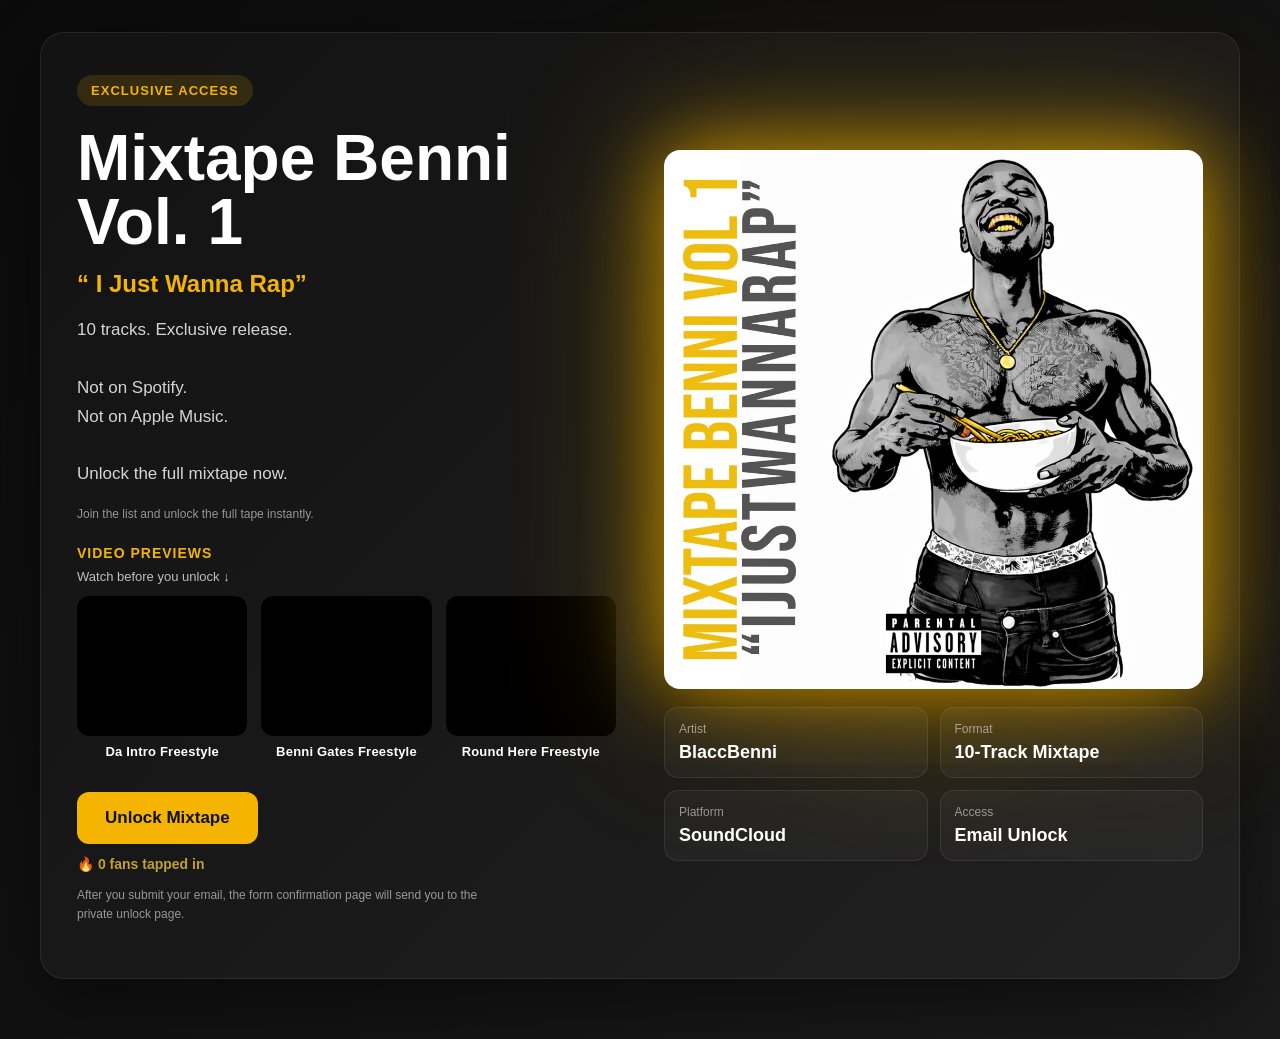
<file: index.html>
<!DOCTYPE html>
<html lang="en">
<head>
  <meta charset="UTF-8" />
  <meta name="viewport" content="width=device-width, initial-scale=1.0" />

  <title>Mixtape Benni Vol. 1 | BlaccBenni</title>
  <meta name="google-site-verification" content="B95bLo6EVF4i8Q6SyfhEWKratUEYoDm7GEJT45evlRQ" />
  <meta
    name="description"
    content="Unlock Mixtape Benni Vol. 1 by BlaccBenni. 10 tracks. Exclusive release. Not on Spotify. Not on Apple Music."
  />
  <meta
    name="keywords"
    content="BlaccBenni, Mixtape Benni Vol. 1, I Just Wanna Rap, mixtape, SoundCloud, exclusive mixtape, hip hop, rap"
  />
  <meta name="author" content="BlaccBenni" />
  <meta name="robots" content="index, follow" />
  <meta name="theme-color" content="#0b0b0b" />

  <link rel="canonical" href="https://mixtapebenni.com/" />
  <link rel="stylesheet" href="style.css" />

  <!-- Open Graph -->
  <meta property="og:type" content="website" />
  <meta property="og:title" content="Mixtape Benni Vol. 1 | BlaccBenni" />
  <meta
    property="og:description"
    content="Unlock Mixtape Benni Vol. 1 by BlaccBenni. 10 tracks. Exclusive release. Not on Spotify. Not on Apple Music."
  />
  <meta property="og:url" content="https://mixtapebenni.com/" />
  <meta property="og:site_name" content="Mixtape Benni Vol. 1" />
  <meta property="og:image" content="https://mixtapebenni.com/MixtapeBenni-artwork.jpeg" />
  <meta property="og:image:alt" content="Mixtape Benni Vol. 1 cover art by BlaccBenni" />

  <!-- Twitter / X -->
  <meta name="twitter:card" content="summary_large_image" />
  <meta name="twitter:title" content="Mixtape Benni Vol. 1 | BlaccBenni" />
  <meta
    name="twitter:description"
    content="Unlock Mixtape Benni Vol. 1 by BlaccBenni. 10 tracks. Exclusive release. Not on Spotify. Not on Apple Music."
  />
  <meta name="twitter:image" content="https://mixtapebenni.com/MixtapeBenni-artwork.jpeg" />

  <!-- Google Analytics -->
  <script async src="https://www.googletagmanager.com/gtag/js?id=G-GKVSJNY309"></script>
  <script>
    window.dataLayer = window.dataLayer || [];
    function gtag(){dataLayer.push(arguments);}
    gtag('js', new Date());
    gtag('config', 'G-GKVSJNY309');
  </script>

  <!-- Structured Data -->
  <script type="application/ld+json">
  {
    "@context": "https://schema.org",
    "@type": "MusicAlbum",
    "name": "Mixtape Benni Vol. 1",
    "alternateName": " I Just Wanna Rap",
    "byArtist": {
      "@type": "MusicGroup",
      "name": "BlaccBenni"
    },
    "image": "https://mixtapebenni.com/MixtapeBenni-artwork.jpeg",
    "url": "https://mixtapebenni.com/",
    "description": "Exclusive 10-track mixtape by BlaccBenni. Not on Spotify or Apple Music.",
    "genre": ["Hip Hop", "Rap"]
  }
  </script>
</head>
<body>
  <div class="page">
    <div class="card hero">
      <div class="hero-left">
        <span class="badge">Exclusive Access</span>

        <h1>Mixtape Benni Vol. 1</h1>

        <p class="subtitle">“ I Just Wanna Rap”</p>

        <p class="desc">
          10 tracks. Exclusive release.
          <br><br>
          Not on Spotify.
          <br>
          Not on Apple Music.
          <br><br>
          Unlock the full mixtape now.
        </p>

        <p class="small">
          Join the list and unlock the full tape instantly.
        </p>

       <!-- VIDEO PREVIEW -->
<section class="video-preview">
 <p class="video-label">Video Previews</p>
<p class="video-subtext">Watch before you unlock ↓</p>

  <div class="video-grid">

   <div class="video-card">
  <div class="video-thumb">
    <iframe
      src="https://drive.google.com/file/d/1Q1mVoQex1XSYKdYZlE_1A8yRQzu5SITi/preview"
      allow="autoplay"
      allowfullscreen>
    </iframe>
  </div>
  <span class="video-title">Da Intro Freestyle</span>
</div>

<div class="video-card">
  <div class="video-thumb">
    <iframe
      src="https://drive.google.com/file/d/1mCzVX5z1FNray7SKjMf2T9hmYawojk_M/preview"
      allow="autoplay"
      allowfullscreen>
    </iframe>
  </div>
  <span class="video-title">Benni Gates Freestyle</span>
</div>

<div class="video-card">
  <div class="video-thumb">
    <iframe
      src="https://drive.google.com/file/d/1meEuDkWbE-2J5c-yyeQniNwGj2FQzeLc/preview"
      allow="autoplay"
      allowfullscreen>
    </iframe>
  </div>
  <span class="video-title">Round Here Freestyle</span>
</div>
</section>
        <a
          class="button"
          href="https://docs.google.com/forms/d/e/1FAIpQLSdB8XEDXcWulqn_8XZFVUBMR3C9tIt0cBepyivfNUfbcnRrJw/viewform"
          target="_blank"
          rel="noopener noreferrer"
        >
          Unlock Mixtape
        </a>     
        
<div class="counter">
🔥 <span id="visit-count">0</span> fans tapped in
</div>
<script>
fetch("https://api.counterapi.dev/v1/mixtapebenni/visits/up")
  .then(response => response.json())
  .then(data => {
    document.getElementById("visit-count").textContent = data.count;
  })
  .catch(() => {
    document.getElementById("visit-count").textContent = "0";
  });
</script>
        <p class="small note">
          After you submit your email, the form confirmation page will send you to the private unlock page.
        </p>
      </div>

      <div class="hero-right">
        <img
          src="MixtapeBenni-artwork.jpeg"
          alt="Mixtape Benni Vol. 1 cover"
          class="cover"
        />

        <div class="meta-grid">
          <div class="meta-box">
            <span>Artist</span>
            <strong>BlaccBenni</strong>
          </div>

          <div class="meta-box">
            <span>Format</span>
            <strong>10-Track Mixtape</strong>
          </div>

          <div class="meta-box">
            <span>Platform</span>
            <strong>SoundCloud</strong>
          </div>

          <div class="meta-box">
            <span>Access</span>
            <strong>Email Unlock</strong>
          </div>
        </div>
      </div>
    </div>
    
  </div>
</body>
</html>
</file>
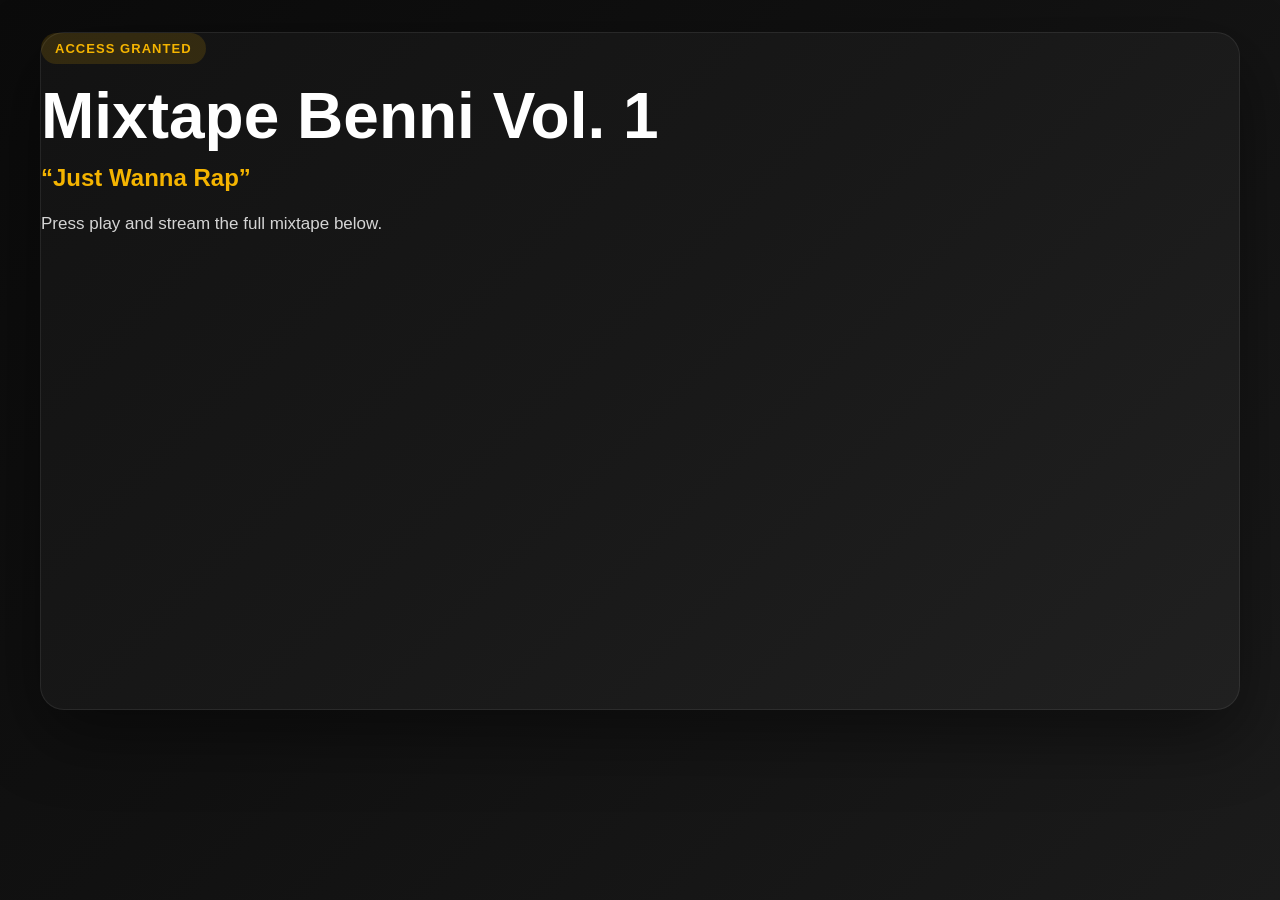
<file: unlock.html>
<!DOCTYPE html>
<html lang="en">
<head>
  <meta charset="UTF-8" />
  <meta name="viewport" content="width=device-width, initial-scale=1.0" />

  <title>Unlock Mixtape Benni Vol. 1 | BlaccBenni</title>
  <meta
    name="description"
    content="Stream the full private release of Mixtape Benni Vol. 1 by BlaccBenni."
  />
  <meta name="author" content="BlaccBenni" />
  <meta name="robots" content="noindex, nofollow" />
  <meta name="theme-color" content="#0b0b0b" />

  <link rel="canonical" href="https://mixtapebenni.com/unlock.html" />
  <link rel="stylesheet" href="style.css" />

  <!-- Open Graph -->
  <meta property="og:type" content="website" />
  <meta property="og:title" content="Unlock Mixtape Benni Vol. 1 | BlaccBenni" />
  <meta
    property="og:description"
    content="Stream the full private release of Mixtape Benni Vol. 1 by BlaccBenni."
  />
  <meta property="og:url" content="https://mixtapebenni.com/unlock.html" />
  <meta property="og:image" content="https://mixtapebenni.com/MixtapeBenni-artwork.jpeg" />
  <meta property="og:image:alt" content="Mixtape Benni Vol. 1 cover art by BlaccBenni" />

  <!-- Twitter / X -->
  <meta name="twitter:card" content="summary_large_image" />
  <meta name="twitter:title" content="Unlock Mixtape Benni Vol. 1 | BlaccBenni" />
  <meta
    name="twitter:description"
    content="Stream the full private release of Mixtape Benni Vol. 1 by BlaccBenni."
  />
  <meta name="twitter:image" content="https://mixtapebenni.com/MixtapeBenni-artwork.jpeg" />

  <!-- Google Analytics -->
  <script async src="https://www.googletagmanager.com/gtag/js?id=G-GKVSJNY309"></script>
  <script>
    window.dataLayer = window.dataLayer || [];
    function gtag(){dataLayer.push(arguments);}
    gtag('js', new Date());
    gtag('config', 'G-GKVSJNY309');
  </script>
</head>
<body>
  <div class="page">
    <div class="card unlock-card">
      <span class="badge">Access Granted</span>
      <h1>Mixtape Benni Vol. 1</h1>
      <p class="subtitle">“Just Wanna Rap”</p>
      <p class="desc">Press play and stream the full mixtape below.</p>

      <div class="player-wrap">
     <iframe 
width="100%" 
height="450" 
scrolling="no" 
frameborder="no" 
allow="autoplay" 
src="https://w.soundcloud.com/player/?url=https%3A%2F%2Fapi.soundcloud.com/playlists/2203200230%3Fsecret_token%3Ds-NxSsriVFBuK&color=%23f4b400&auto_play=false&hide_related=false&show_comments=true&show_user=true&show_reposts=false&show_teaser=true">
</iframe>
      </div>
    </div>
  </div>
</body>

</html>
</file>
<file: style.css>
* {
  box-sizing: border-box;
}

html {
  scroll-behavior: smooth;
}

body {
  margin: 0;
  font-family: Arial, sans-serif;
  background: linear-gradient(135deg, #0b0b0b 0%, #111111 45%, #1b1b1b 100%);
  color: #ffffff;
}

.page {
  min-height: 100vh;
  padding: 32px 20px 60px;
  max-width: 1240px;
  margin: 0 auto;
}

.card {
  width: 100%;
  background: rgba(255, 255, 255, 0.03);
  border: 1px solid rgba(255, 255, 255, 0.08);
  border-radius: 24px;
  box-shadow: 0 24px 70px rgba(0, 0, 0, 0.45);
}

.hero {
  display: grid;
  grid-template-columns: repeat(auto-fit, minmax(320px, 1fr));
  gap: 32px;
  align-items: center;
  padding: 28px;
}

.hero-left {
  padding: 14px 8px;
}

.hero-right {
  padding: 8px;
  position: relative;
  display: flex;
  flex-direction: column;
  justify-content: center;
  align-items: center;
}

/* Gold spotlight behind cover */
.hero-right::before {
  content: "";
  position: absolute;
  width: 90%;
  height: 90%;
  border-radius: 50%;
  background: radial-gradient(
    circle,
    rgba(244, 180, 0, 0.28) 0%,
    rgba(244, 180, 0, 0.14) 35%,
    rgba(244, 180, 0, 0.06) 55%,
    transparent 75%
  );
  filter: blur(45px);
  z-index: 1;
  pointer-events: none;
}

.badge {
  display: inline-block;
  padding: 8px 14px;
  border-radius: 999px;
  background: rgba(244, 180, 0, 0.14);
  color: #f4b400;
  font-size: 13px;
  font-weight: 700;
  letter-spacing: 0.08em;
  text-transform: uppercase;
  margin-bottom: 20px;
}

h1 {
  font-size: clamp(34px, 5vw, 68px);
  line-height: 1;
  margin: 0 0 16px 0;
  font-weight: 900;
}

.subtitle {
  font-size: clamp(18px, 2vw, 24px);
  color: #f4b400;
  font-weight: 700;
  margin: 0 0 18px 0;
}

.desc {
  font-size: 17px;
  line-height: 1.7;
  color: rgba(255, 255, 255, 0.82);
  margin-bottom: 16px;
  max-width: 560px;
}

.small {
  font-size: 12px;
  line-height: 1.6;
  color: rgba(255, 255, 255, 0.55);
  margin-top: 14px;
}

.note {
  max-width: 430px;
}

.button {
  display: inline-block;
  text-decoration: none;
  padding: 16px 28px;
  border-radius: 12px;
  font-weight: 800;
  font-size: 17px;
  transition: transform 0.2s ease, box-shadow 0.2s ease, opacity 0.2s ease;
  background: #f4b400;
  color: #111111;
  margin-top: 8px;
}

.button:hover {
  transform: translateY(-2px);
  box-shadow: 0 10px 30px rgba(244, 180, 0, 0.35);
  opacity: 0.98;
}

.cover {
  width: 100%;
  max-width: 600px;
  border-radius: 16px;
  position: relative;
  z-index: 2;
  box-shadow:
    0 0 80px rgba(244, 180, 0, 0.75),
    0 0 160px rgba(244, 180, 0, 0.4),
    0 35px 80px rgba(0, 0, 0, 0.8);
  transition: transform 0.35s ease, box-shadow 0.35s ease;
}

.cover:hover {
  transform: scale(1.04);
  box-shadow:
    0 0 100px rgba(244, 180, 0, 0.9),
    0 0 220px rgba(244, 180, 0, 0.5),
    0 40px 90px rgba(0, 0, 0, 0.85);
}

.meta-grid {
  display: grid;
  grid-template-columns: 1fr 1fr;
  gap: 12px;
  width: 100%;
  max-width: 600px;
  margin-top: 18px;
  position: relative;
  z-index: 2;
}

.meta-box {
  background: rgba(255, 255, 255, 0.04);
  border: 1px solid rgba(255, 255, 255, 0.08);
  border-radius: 14px;
  padding: 14px;
}

.meta-box span {
  display: block;
  font-size: 12px;
  color: rgba(255, 255, 255, 0.52);
  margin-bottom: 6px;
}

.meta-box strong {
  font-size: 18px;
  color: #ffffff;
}

@media (max-width: 900px) {
  .hero {
    gap: 24px;
  }

  .meta-grid {
    grid-template-columns: 1fr;
  }
}

@media (max-width: 768px) {
  .page {
    padding: 20px 14px 40px;
  }

  .hero {
    padding: 20px;
  }

  .button {
    width: 100%;
    text-align: center;
  }

  .hero-right::before {
    width: 100%;
    height: 100%;
  }
}
/* Hero Video Grid */

.hero-left .video-preview {
  margin: 20px 0 25px;
}

.hero-left .video-grid {
  display: grid;
  grid-template-columns: repeat(3, 1fr);
  gap: 14px;
}

.hero-left iframe {
  width: 100%;
  height: 120px;
  border-radius: 12px;
  border: none;
  background: #000;
}
.video-label {
  margin: 0 0 12px;
  font-size: 14px;
  font-weight: 700;
  letter-spacing: 1px;
  text-transform: uppercase;
  color: #f4b400;
}
.video-card {
  display: flex;
  flex-direction: column;
}

.video-title {
  margin-top: 6px;
  font-size: 13px;
  font-weight: 600;
  color: #ffffff;
  text-align: center;
}
.video-subtext {
  margin: -4px 0 12px;
  font-size: 13px;
  font-weight: 500;
  color: rgba(255, 255, 255, 0.72);
  text-align: left;
}
.video-card:hover {
  transform: translateY(-4px);
  transition: transform 0.25s ease;
}

.video-card:hover iframe {
  box-shadow: 0 10px 30px rgba(244,180,0,0.35);
}
.video-thumb {
  position: relative;
  overflow: hidden;
  border-radius: 12px;
}

.video-thumb::after {
  content: "▶";
  position: absolute;
  top: 50%;
  left: 50%;
  transform: translate(-50%, -50%);
  font-size: 34px;
  color: white;
  background: rgba(0,0,0,0.55);
  width: 60px;
  height: 60px;
  border-radius: 50%;
  display: flex;
  align-items: center;
  justify-content: center;
  opacity: 0;
  transition: opacity 0.25s ease;
}

.video-thumb:hover::after {
  opacity: 1;
}

.video-thumb:hover iframe {
  filter: brightness(0.7);
  transition: filter 0.25s ease;
}
.video-card {
  display: flex;
  flex-direction: column;
  transition: transform 0.25s ease;
}

.video-card:hover {
  transform: translateY(-4px);
}

.video-thumb {
  position: relative;
  overflow: hidden;
  border-radius: 12px;
}

.video-thumb iframe {
  display: block;
  width: 100%;
  height: 140px;
  border: none;
  border-radius: 12px;
  background: #000;
  transition: transform 0.25s ease, filter 0.25s ease, box-shadow 0.25s ease;
}

.video-thumb::after {
  content: "▶";
  position: absolute;
  top: 50%;
  left: 50%;
  transform: translate(-50%, -50%);
  width: 58px;
  height: 58px;
  border-radius: 50%;
  background: rgba(0, 0, 0, 0.55);
  color: #ffffff;
  font-size: 30px;
  display: flex;
  align-items: center;
  justify-content: center;
  opacity: 0;
  pointer-events: none;
  transition: opacity 0.25s ease, transform 0.25s ease;
}

.video-card:hover .video-thumb::after {
  opacity: 1;
  transform: translate(-50%, -50%) scale(1.05);
}

.video-card:hover .video-thumb iframe {
  transform: scale(1.03);
  filter: brightness(0.72);
  box-shadow: 0 12px 30px rgba(244, 180, 0, 0.28);
}

.video-title {
  margin-top: 8px;
  font-size: 13px;
  font-weight: 700;
  color: #ffffff;
  text-align: center;
  letter-spacing: 0.2px;
}
.counter {
  margin-top: 12px;
  font-size: 14px;
  color: #d4af37;
  font-weight: 600;
  opacity: 0.9;
}
</file>
